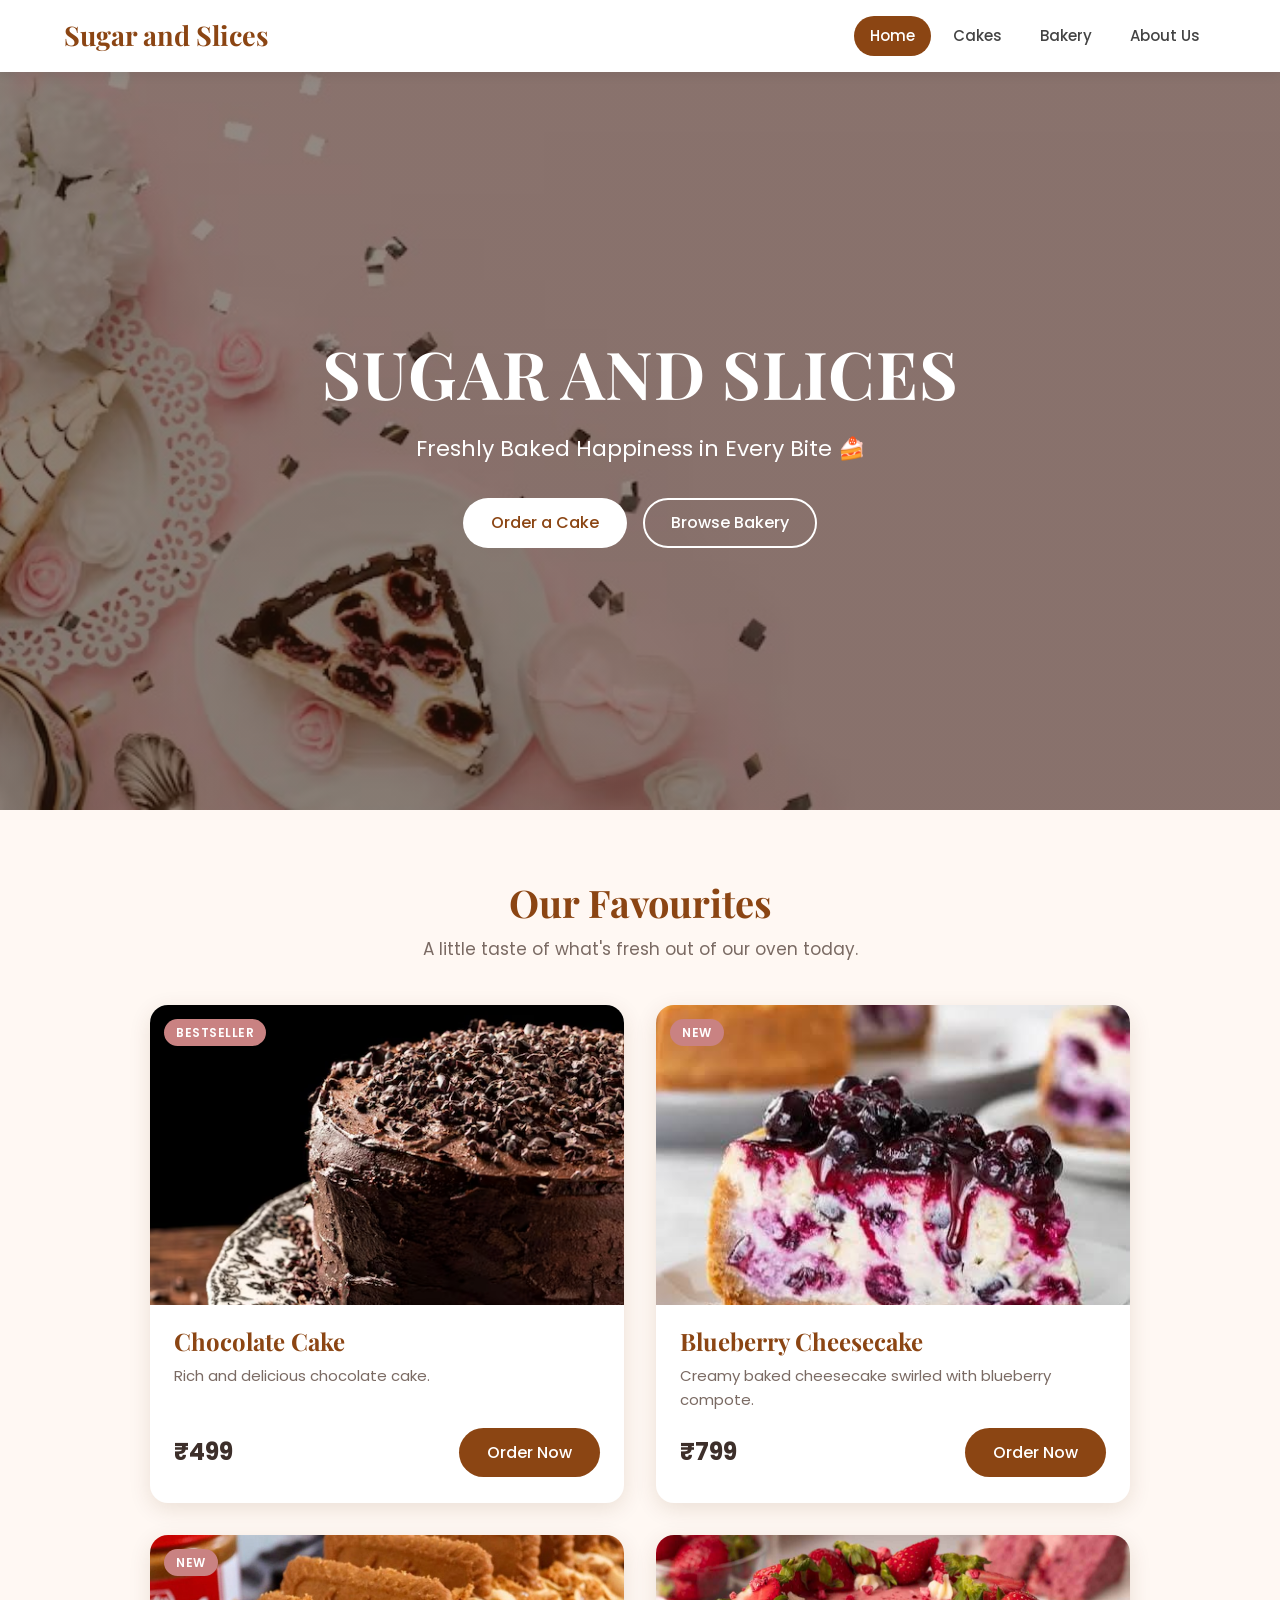
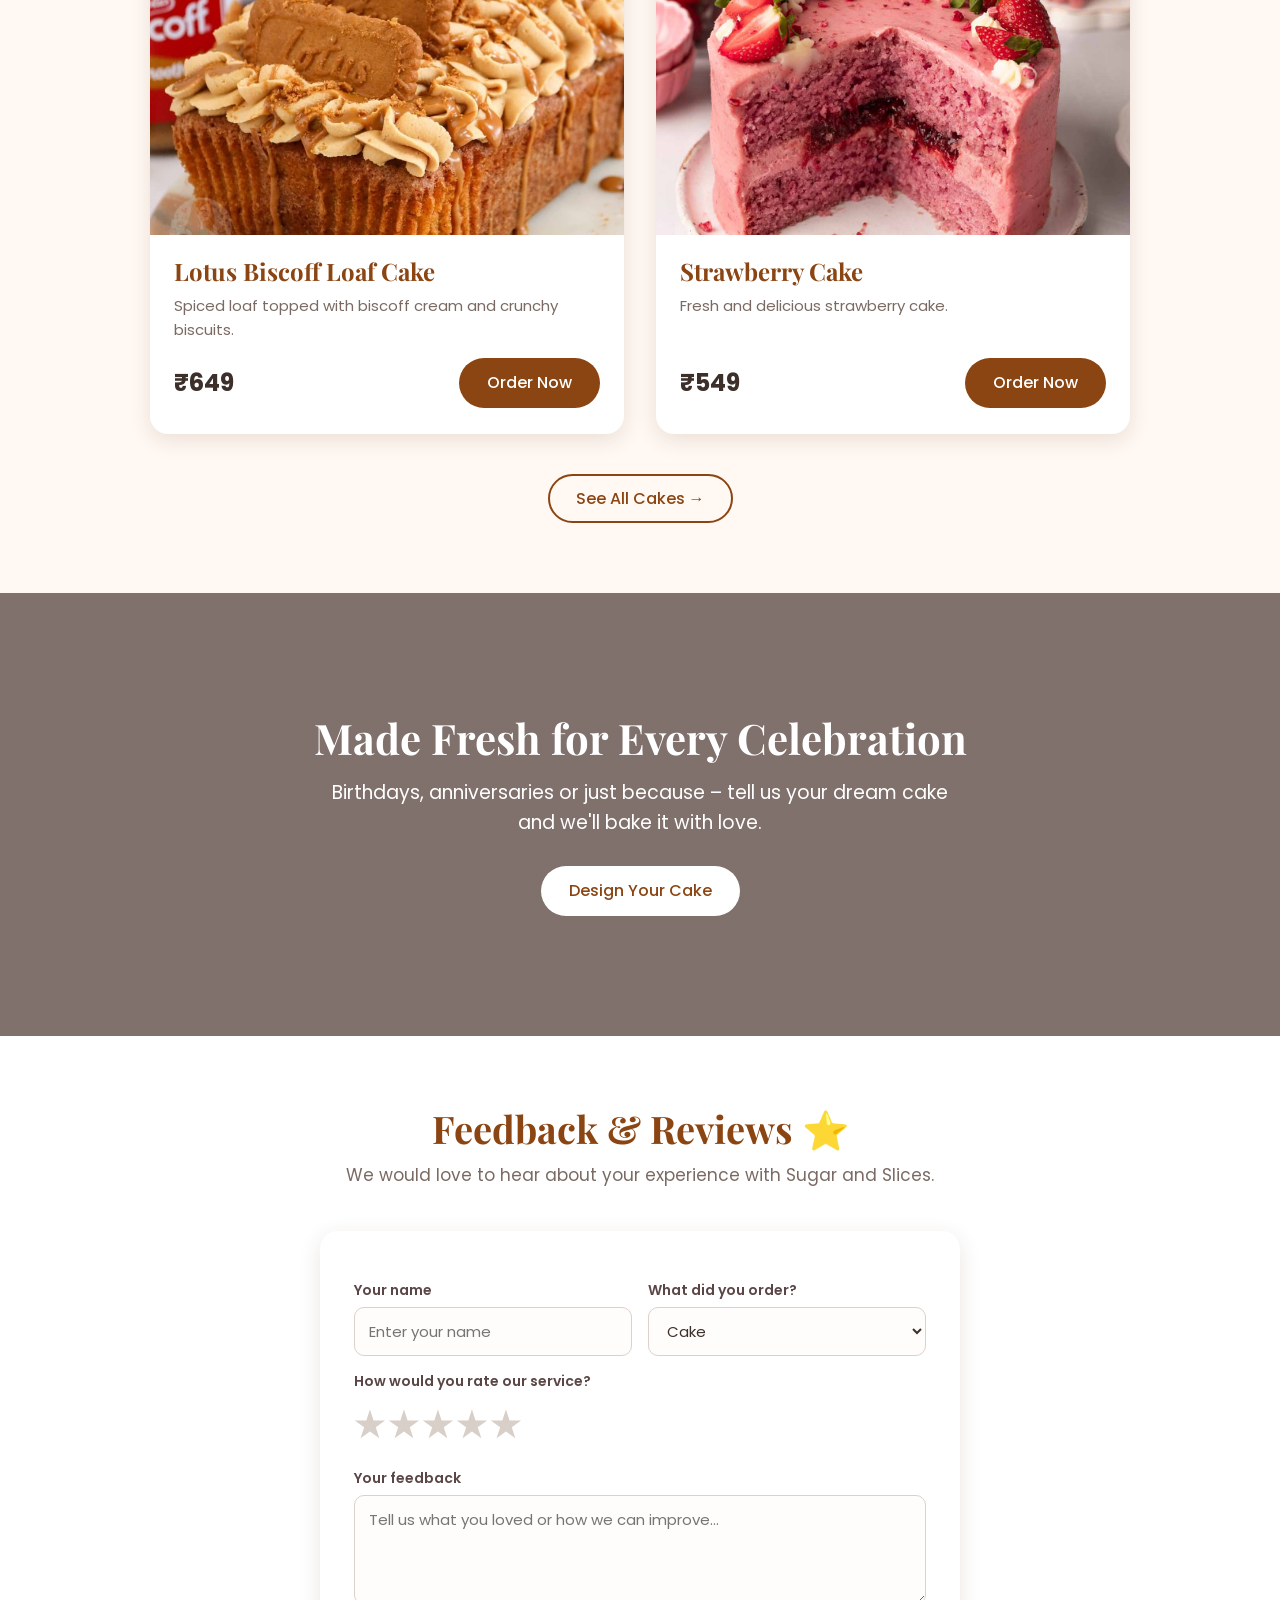
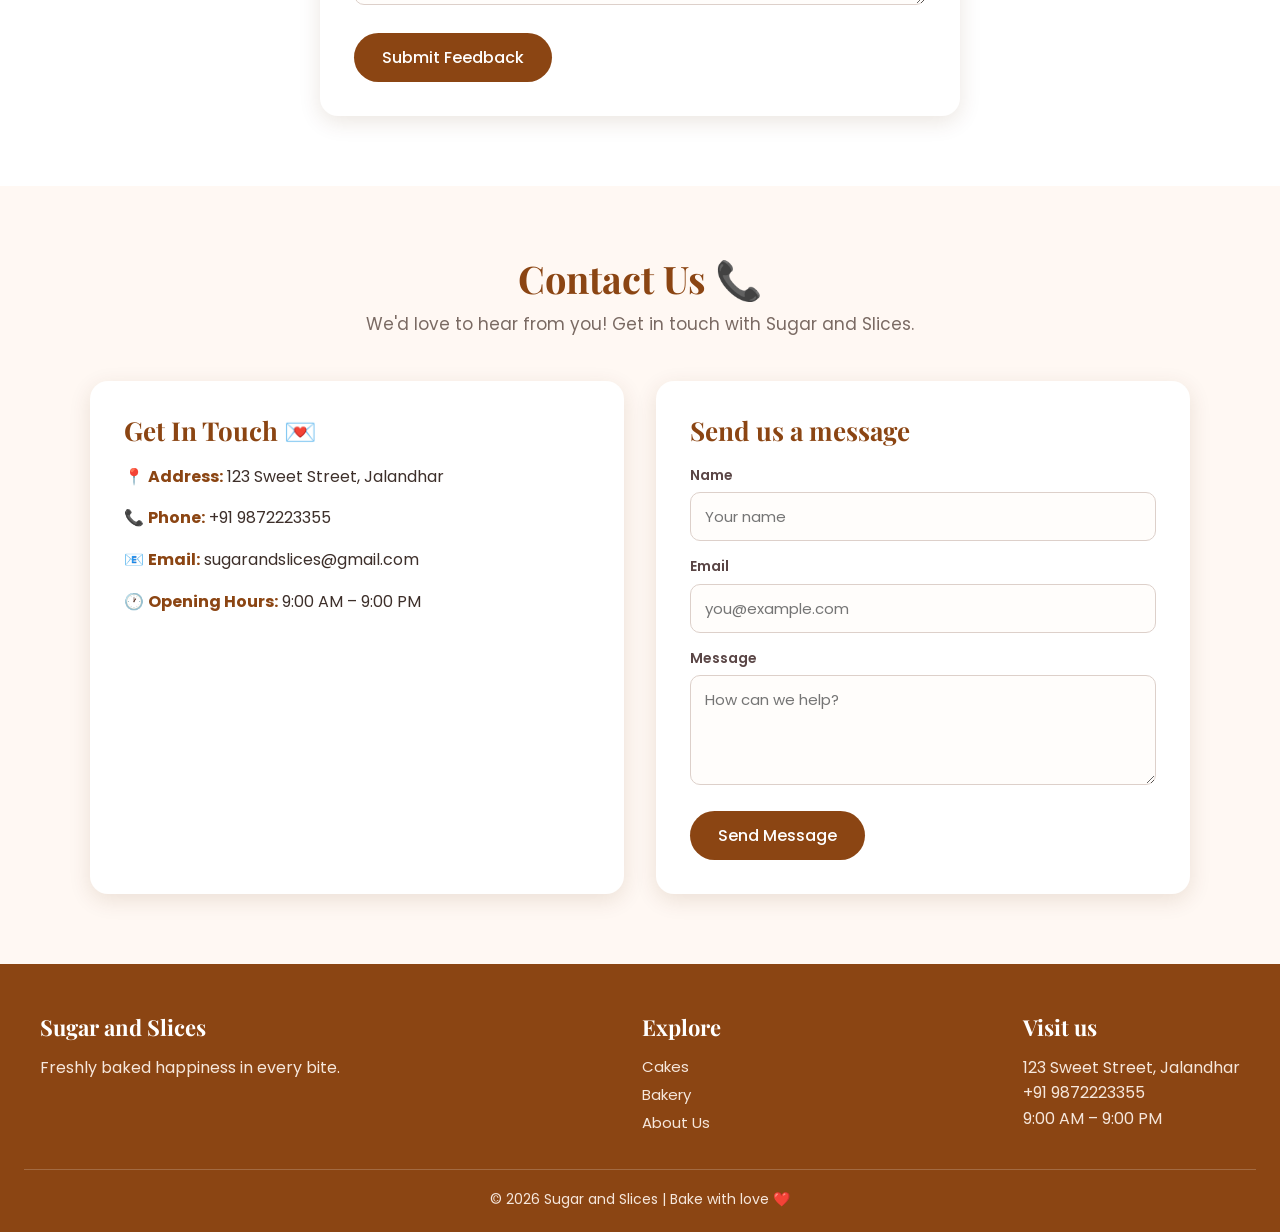
<file: sugar-and-slices/index.html>
<!DOCTYPE html>
<html lang="en">
<head>
  <meta charset="UTF-8">
  <meta name="viewport" content="width=device-width, initial-scale=1">
  <title>Sugar and Slices – Cakes &amp; Bakery</title>
  <link rel="preconnect" href="https://fonts.googleapis.com">
  <link href="https://fonts.googleapis.com/css2?family=Playfair+Display:wght@600;700&family=Poppins:wght@400;500;600&display=swap" rel="stylesheet">
  <link rel="stylesheet" href="css/style.css">
</head>
<body data-page="home">

  <div id="site-nav"></div>

  <!-- Hero -->
  <header class="hero" id="home">
    <div class="hero-content">
      <h1>SUGAR AND SLICES</h1>
      <p>Freshly Baked Happiness in Every Bite 🍰</p>
      <a class="btn light" href="cake.html">Order a Cake</a>
      <a class="btn outline" style="color:#fff;border-color:#fff" href="bakery.html">Browse Bakery</a>
    </div>
  </header>

  <!-- Favourites -->
  <section class="section">
    <div class="section-head">
      <h2>Our Favourites</h2>
      <p>A little taste of what's fresh out of our oven today.</p>
    </div>
    <div class="grid two-col">
      <div class="card">
        <div class="thumb"><span class="tag">BESTSELLER</span><img src="images/chocolate.jpg" alt="Chocolate Cake"></div>
        <div class="body"><h3>Chocolate Cake</h3><p>Rich and delicious chocolate cake.</p>
          <div class="row"><div class="price">₹499</div><a class="btn" href="cart.html?id=chocolate-cake">Order Now</a></div></div>
      </div>
      <div class="card">
        <div class="thumb"><span class="tag">NEW</span><img src="images/blueberry-cheesecake.jpg" alt="Blueberry Cheesecake"></div>
        <div class="body"><h3>Blueberry Cheesecake</h3><p>Creamy baked cheesecake swirled with blueberry compote.</p>
          <div class="row"><div class="price">₹799</div><a class="btn" href="cart.html?id=blueberry-cheesecake">Order Now</a></div></div>
      </div>
      <div class="card">
        <div class="thumb"><span class="tag">NEW</span><img src="images/lotus-biscoff-cake.jpg" alt="Lotus Biscoff Loaf Cake"></div>
        <div class="body"><h3>Lotus Biscoff Loaf Cake</h3><p>Spiced loaf topped with biscoff cream and crunchy biscuits.</p>
          <div class="row"><div class="price">₹649</div><a class="btn" href="cart.html?id=lotus-biscoff-cake">Order Now</a></div></div>
      </div>
      <div class="card">
        <div class="thumb"><img src="images/strawberry.jpg" alt="Strawberry Cake"></div>
        <div class="body"><h3>Strawberry Cake</h3><p>Fresh and delicious strawberry cake.</p>
          <div class="row"><div class="price">₹549</div><a class="btn" href="cart.html?id=strawberry-cake">Order Now</a></div></div>
      </div>
    </div>
    <p style="text-align:center;margin-top:40px"><a class="btn outline" href="cake.html">See All Cakes →</a></p>
  </section>

  <!-- Decoration banner -->
  <section class="decor">
    <h2>Made Fresh for Every Celebration</h2>
    <p>Birthdays, anniversaries or just because – tell us your dream cake and we'll bake it with love.</p>
    <a class="btn light" href="cake.html">Design Your Cake</a>
  </section>

  <!-- Feedback -->
  <section class="section alt" id="feedback">
    <div class="section-head">
      <h2>Feedback &amp; Reviews ⭐</h2>
      <p>We would love to hear about your experience with Sugar and Slices.</p>
    </div>
    <div class="panel" style="max-width:640px;margin:0 auto">
      <form id="feedbackForm">
        <div class="two">
          <div><label for="fbName">Your name</label><input id="fbName" required placeholder="Enter your name"></div>
          <div><label for="fbItem">What did you order?</label>
            <select id="fbItem"><option>Cake</option><option>Bakery item</option><option>Custom cake</option></select></div>
        </div>
        <label>How would you rate our service?</label>
        <div class="stars">
          <input type="radio" name="rate" id="s5" value="5" required><label for="s5" title="Excellent">★</label>
          <input type="radio" name="rate" id="s4" value="4"><label for="s4" title="Very good">★</label>
          <input type="radio" name="rate" id="s3" value="3"><label for="s3" title="Good">★</label>
          <input type="radio" name="rate" id="s2" value="2"><label for="s2" title="Average">★</label>
          <input type="radio" name="rate" id="s1" value="1"><label for="s1" title="Poor">★</label>
        </div>
        <label for="fbMsg">Your feedback</label>
        <textarea id="fbMsg" placeholder="Tell us what you loved or how we can improve..." required></textarea>
        <button class="btn" style="margin-top:20px" type="submit">Submit Feedback</button>
        <div class="form-msg"></div>
      </form>
    </div>
  </section>

  <!-- Contact -->
  <section class="section" id="contact">
    <div class="section-head">
      <h2>Contact Us 📞</h2>
      <p>We'd love to hear from you! Get in touch with Sugar and Slices.</p>
    </div>
    <div class="split">
      <div class="panel info-list">
        <h2>Get In Touch 💌</h2>
        <p>📍 <b>Address:</b> 123 Sweet Street, Jalandhar</p>
        <p>📞 <b>Phone:</b> +91 9872223355</p>
        <p>📧 <b>Email:</b> sugarandslices@gmail.com</p>
        <p>🕐 <b>Opening Hours:</b> 9:00 AM – 9:00 PM</p>
      </div>
      <div class="panel">
        <h2>Send us a message</h2>
        <form id="contactForm">
          <label for="cName">Name</label><input id="cName" required placeholder="Your name">
          <label for="cEmail">Email</label><input id="cEmail" type="email" required placeholder="you@example.com">
          <label for="cMsg">Message</label><textarea id="cMsg" required placeholder="How can we help?"></textarea>
          <button class="btn" style="margin-top:18px" type="submit">Send Message</button>
          <div class="form-msg"></div>
        </form>
      </div>
    </div>
  </section>

  <div id="site-footer"></div>
  <script src="js/site.js"></script>
</body>
</html>
</file>
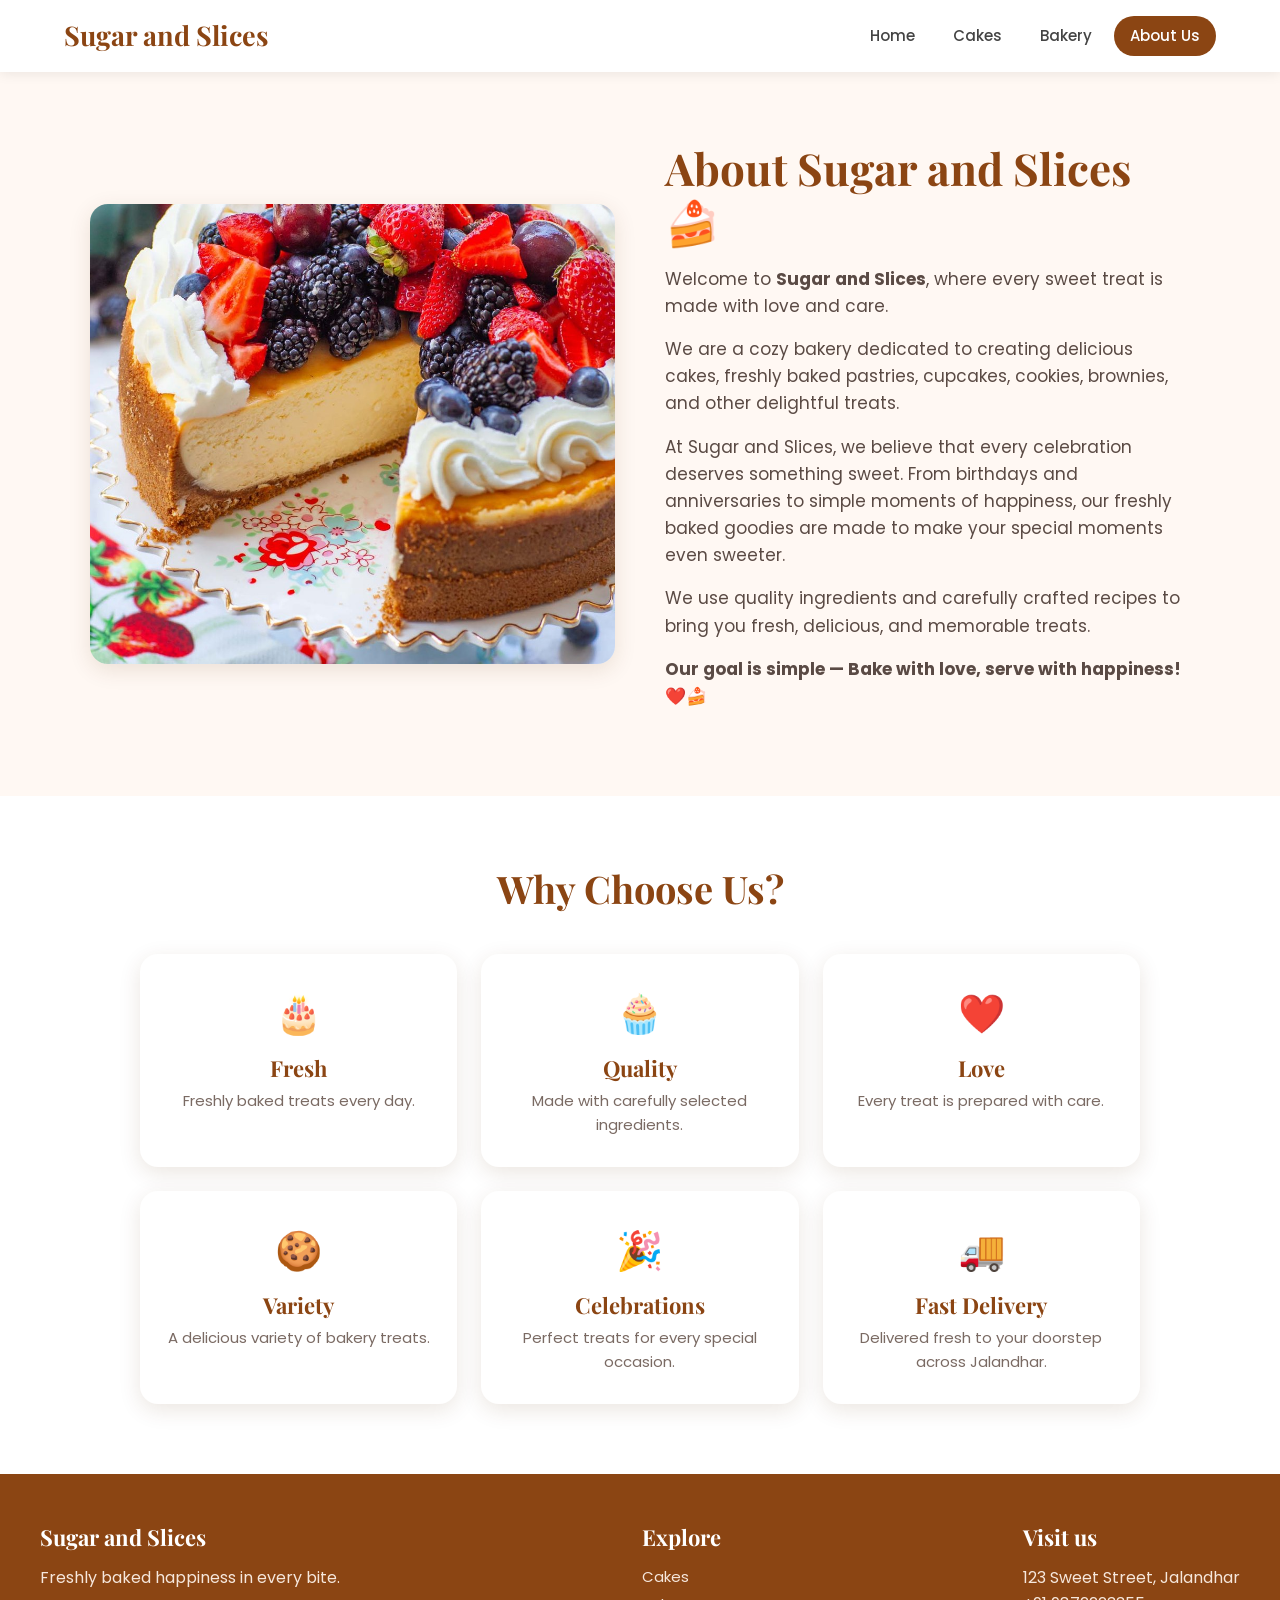
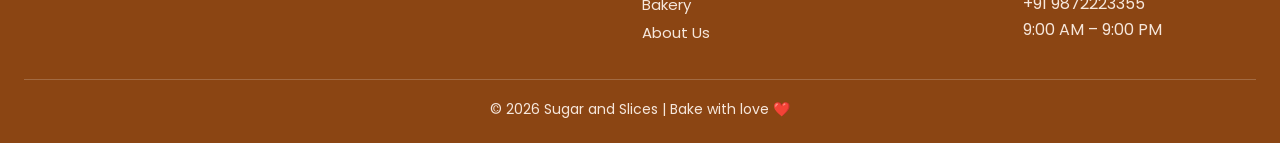
<file: sugar-and-slices/about.html>
<!DOCTYPE html>
<html lang="en">
<head>
  <meta charset="UTF-8">
  <meta name="viewport" content="width=device-width, initial-scale=1">
  <title>About Us – Sugar and Slices</title>
  <link rel="preconnect" href="https://fonts.googleapis.com">
  <link href="https://fonts.googleapis.com/css2?family=Playfair+Display:wght@600;700&family=Poppins:wght@400;500;600&display=swap" rel="stylesheet">
  <link rel="stylesheet" href="css/style.css">
</head>
<body data-page="about">

  <div id="site-nav"></div>

  <section class="section">
    <div class="about-wrap">
      <img src="images/berry-cheesecake-decor.jpg" alt="Berry topped cheesecake">
      <div class="about-text">
        <h1>About Sugar and Slices 🍰</h1>
        <p>Welcome to <b>Sugar and Slices</b>, where every sweet treat is made with love and care.</p>
        <p>We are a cozy bakery dedicated to creating delicious cakes, freshly baked pastries, cupcakes, cookies, brownies, and other delightful treats.</p>
        <p>At Sugar and Slices, we believe that every celebration deserves something sweet. From birthdays and anniversaries to simple moments of happiness, our freshly baked goodies are made to make your special moments even sweeter.</p>
        <p>We use quality ingredients and carefully crafted recipes to bring you fresh, delicious, and memorable treats.</p>
        <p><b>Our goal is simple — Bake with love, serve with happiness! ❤️🍰</b></p>
      </div>
    </div>
  </section>

  <section class="section alt">
    <div class="section-head"><h2>Why Choose Us?</h2></div>
    <div class="features">
      <div class="feature"><div class="ico">🎂</div><h3>Fresh</h3><p>Freshly baked treats every day.</p></div>
      <div class="feature"><div class="ico">🧁</div><h3>Quality</h3><p>Made with carefully selected ingredients.</p></div>
      <div class="feature"><div class="ico">❤️</div><h3>Love</h3><p>Every treat is prepared with care.</p></div>
      <div class="feature"><div class="ico">🍪</div><h3>Variety</h3><p>A delicious variety of bakery treats.</p></div>
      <div class="feature"><div class="ico">🎉</div><h3>Celebrations</h3><p>Perfect treats for every special occasion.</p></div>
      <div class="feature"><div class="ico">🚚</div><h3>Fast Delivery</h3><p>Delivered fresh to your doorstep across Jalandhar.</p></div>
    </div>
  </section>

  <div id="site-footer"></div>
  <script src="js/site.js"></script>
</body>
</html>
</file>
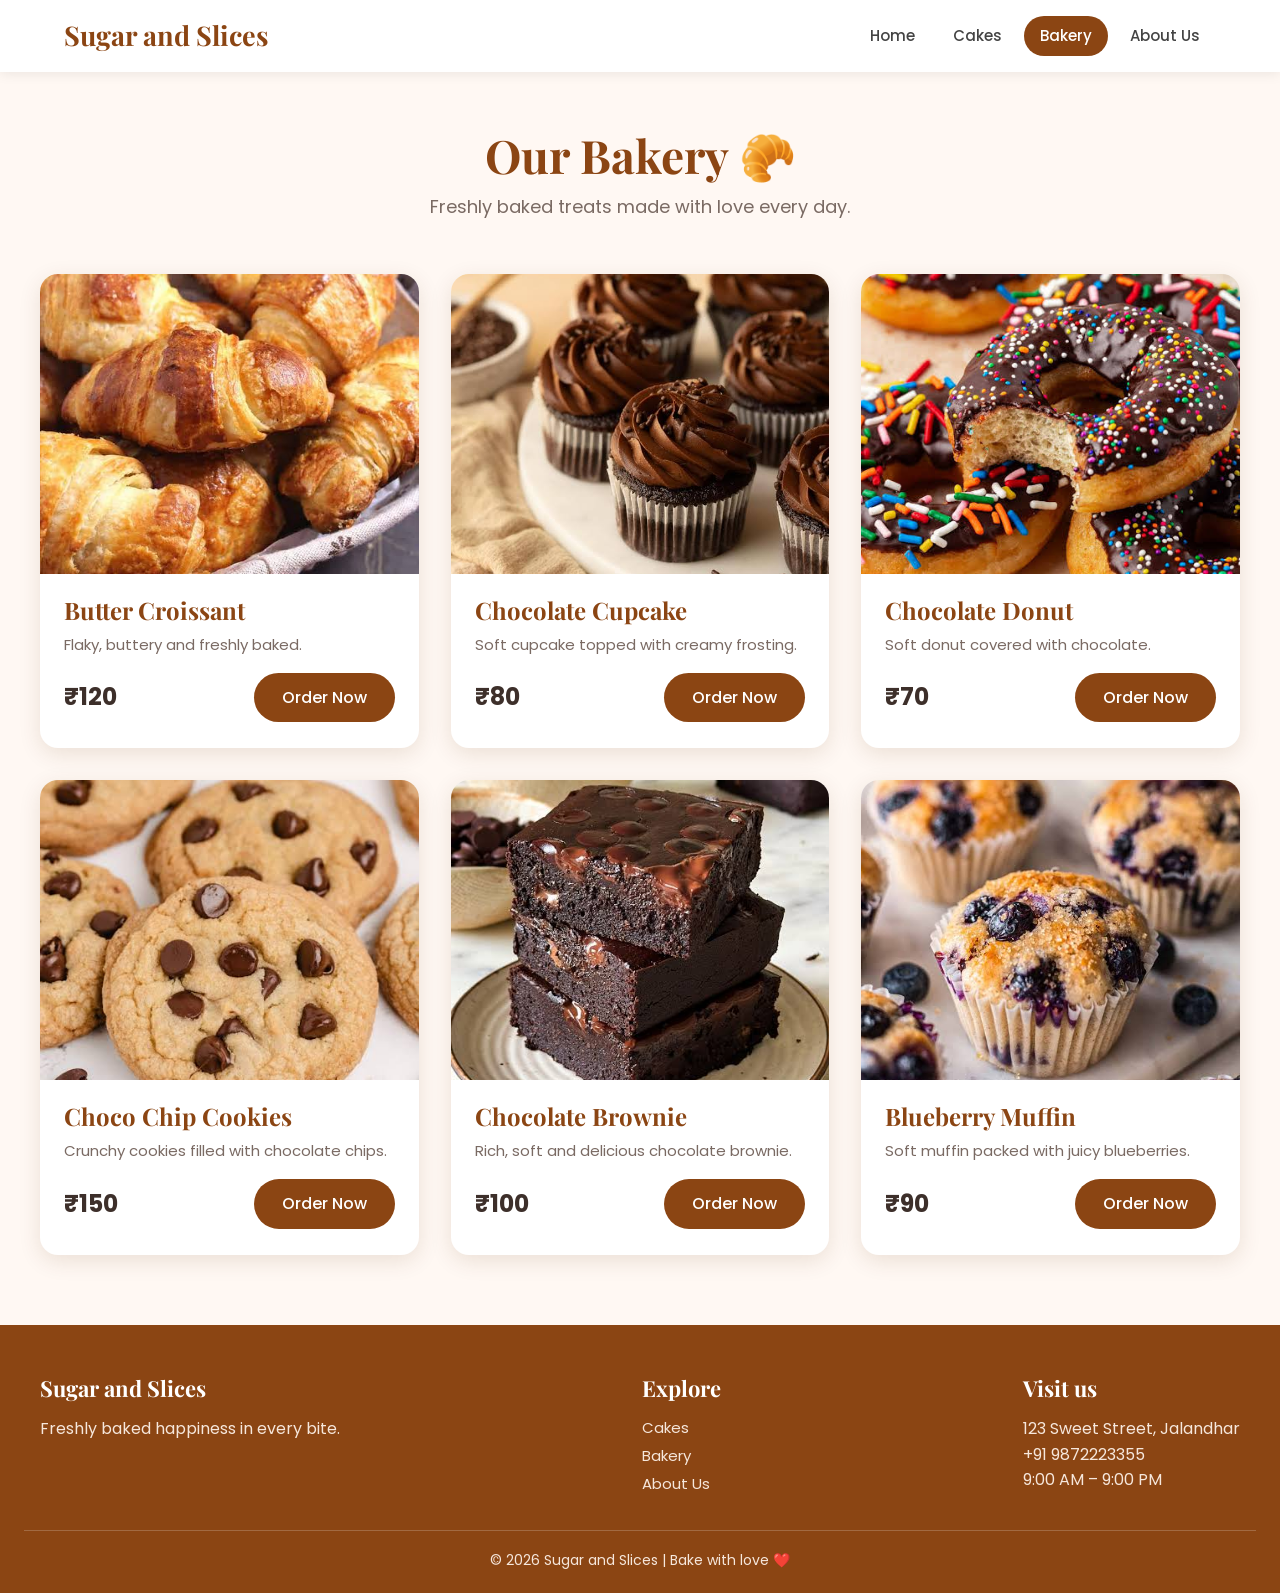
<file: sugar-and-slices/bakery.html>
<!DOCTYPE html>
<html lang="en">
<head>
  <meta charset="UTF-8">
  <meta name="viewport" content="width=device-width, initial-scale=1">
  <title>Bakery – Sugar and Slices</title>
  <link rel="preconnect" href="https://fonts.googleapis.com">
  <link href="https://fonts.googleapis.com/css2?family=Playfair+Display:wght@600;700&family=Poppins:wght@400;500;600&display=swap" rel="stylesheet">
  <link rel="stylesheet" href="css/style.css">
</head>
<body data-page="bakery">

  <div id="site-nav"></div>

  <div class="page-head">
    <h1>Our Bakery 🥐</h1>
    <p>Freshly baked treats made with love every day.</p>
  </div>

  <section class="section" style="padding-top:34px">
    <div class="grid">
      <div class="card">
        <div class="thumb"><img src="images/butter.jpg" alt="Butter Croissant"></div>
        <div class="body">
          <h3>Butter Croissant</h3>
          <p>Flaky, buttery and freshly baked.</p>
          <div class="row"><div class="price">₹120</div><a class="btn" href="cart.html?id=butter-croissant">Order Now</a></div>
        </div>
      </div>
      <div class="card">
        <div class="thumb"><img src="images/cupcake.jpg" alt="Chocolate Cupcake"></div>
        <div class="body">
          <h3>Chocolate Cupcake</h3>
          <p>Soft cupcake topped with creamy frosting.</p>
          <div class="row"><div class="price">₹80</div><a class="btn" href="cart.html?id=chocolate-cupcake">Order Now</a></div>
        </div>
      </div>
      <div class="card">
        <div class="thumb"><img src="images/donut.jpg" alt="Chocolate Donut"></div>
        <div class="body">
          <h3>Chocolate Donut</h3>
          <p>Soft donut covered with chocolate.</p>
          <div class="row"><div class="price">₹70</div><a class="btn" href="cart.html?id=chocolate-donut">Order Now</a></div>
        </div>
      </div>
      <div class="card">
        <div class="thumb"><img src="images/cokies.jpg" alt="Choco Chip Cookies"></div>
        <div class="body">
          <h3>Choco Chip Cookies</h3>
          <p>Crunchy cookies filled with chocolate chips.</p>
          <div class="row"><div class="price">₹150</div><a class="btn" href="cart.html?id=choco-chip-cookies">Order Now</a></div>
        </div>
      </div>
      <div class="card">
        <div class="thumb"><img src="images/brownie.jpg" alt="Chocolate Brownie"></div>
        <div class="body">
          <h3>Chocolate Brownie</h3>
          <p>Rich, soft and delicious chocolate brownie.</p>
          <div class="row"><div class="price">₹100</div><a class="btn" href="cart.html?id=chocolate-brownie">Order Now</a></div>
        </div>
      </div>
      <div class="card">
        <div class="thumb"><img src="images/blueberry.jpg" alt="Blueberry Muffin"></div>
        <div class="body">
          <h3>Blueberry Muffin</h3>
          <p>Soft muffin packed with juicy blueberries.</p>
          <div class="row"><div class="price">₹90</div><a class="btn" href="cart.html?id=blueberry-muffin">Order Now</a></div>
        </div>
      </div>
    </div>
  </section>

  <div id="site-footer"></div>
  <script src="js/site.js"></script>
</body>
</html>
</file>
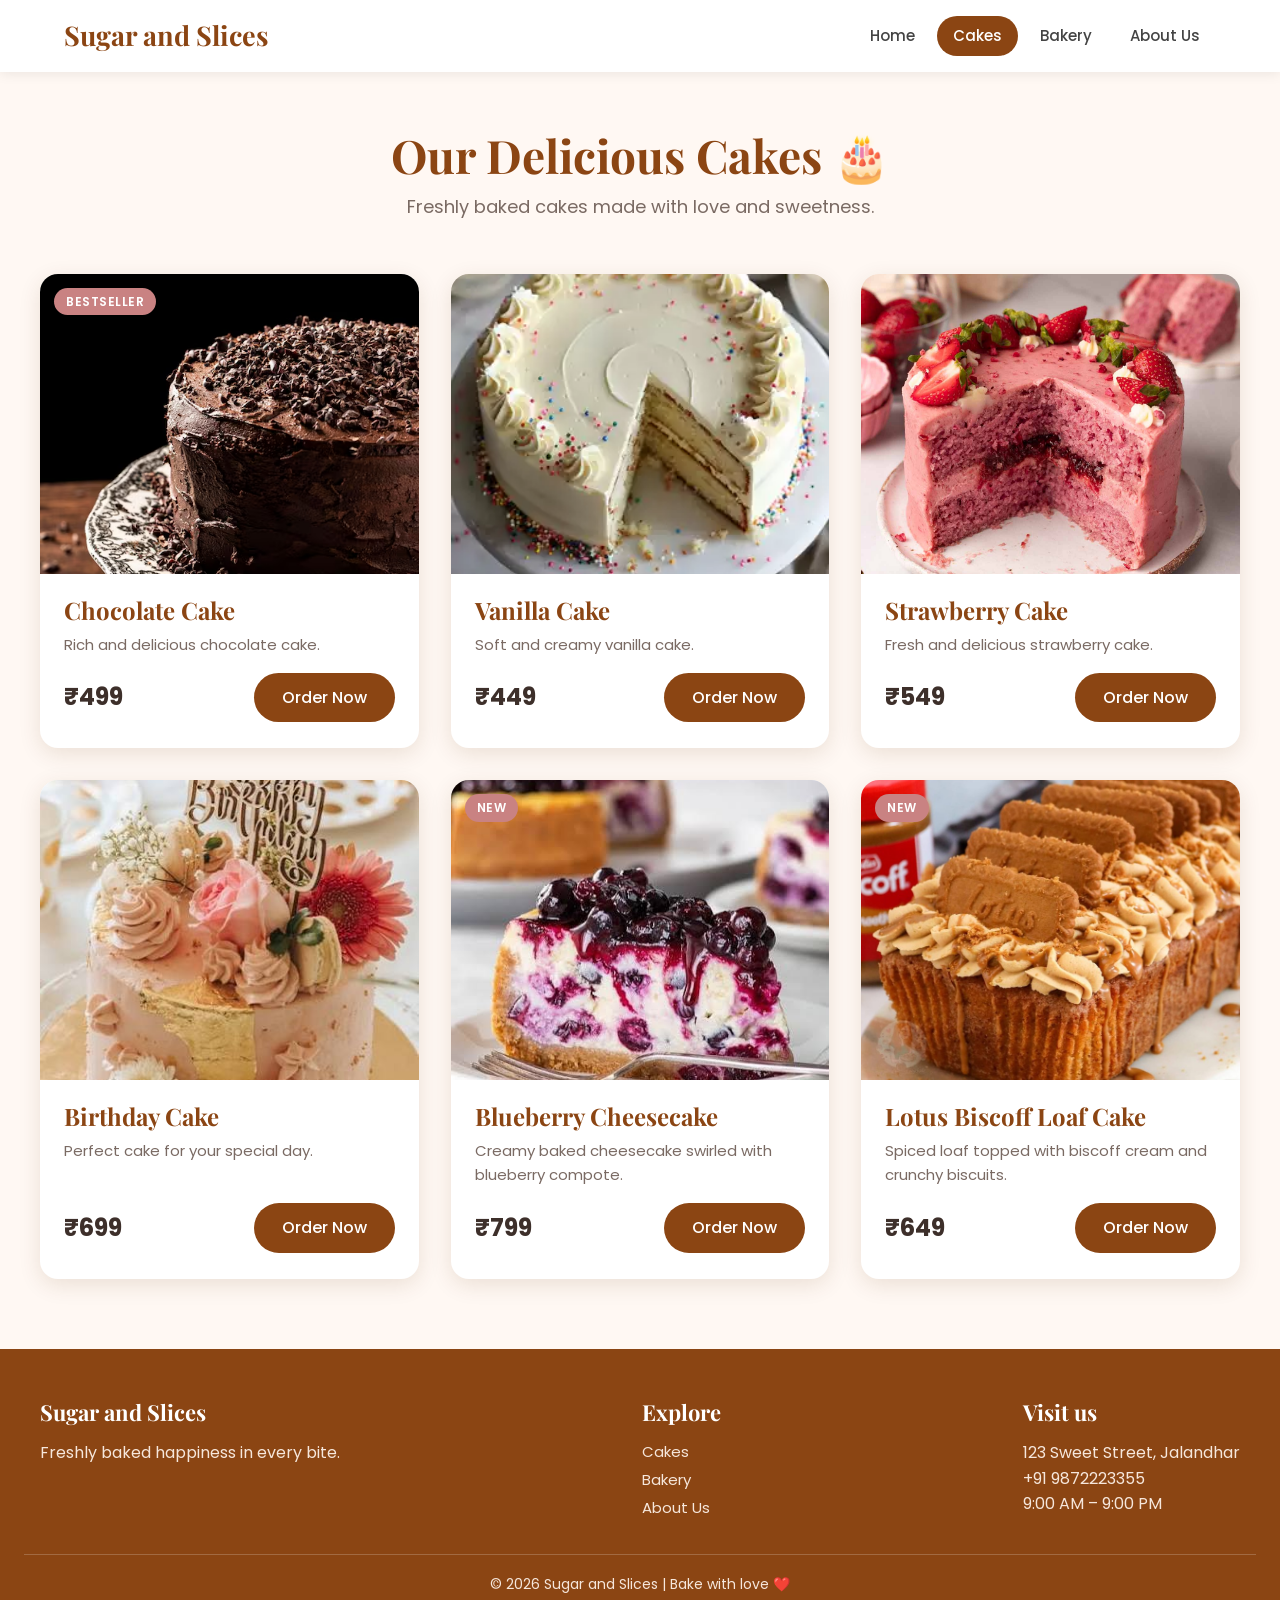
<file: sugar-and-slices/cake.html>
<!DOCTYPE html>
<html lang="en">
<head>
  <meta charset="UTF-8">
  <meta name="viewport" content="width=device-width, initial-scale=1">
  <title>Cakes – Sugar and Slices</title>
  <link rel="preconnect" href="https://fonts.googleapis.com">
  <link href="https://fonts.googleapis.com/css2?family=Playfair+Display:wght@600;700&family=Poppins:wght@400;500;600&display=swap" rel="stylesheet">
  <link rel="stylesheet" href="css/style.css">
</head>
<body data-page="cakes">

  <div id="site-nav"></div>

  <div class="page-head">
    <h1>Our Delicious Cakes 🎂</h1>
    <p>Freshly baked cakes made with love and sweetness.</p>
  </div>

  <section class="section" style="padding-top:34px">
    <div class="grid">
      <div class="card">
        <div class="thumb"><span class="tag">BESTSELLER</span><img src="images/chocolate.jpg" alt="Chocolate Cake"></div>
        <div class="body">
          <h3>Chocolate Cake</h3>
          <p>Rich and delicious chocolate cake.</p>
          <div class="row"><div class="price">₹499</div><a class="btn" href="cart.html?id=chocolate-cake">Order Now</a></div>
        </div>
      </div>
      <div class="card">
        <div class="thumb"><img src="images/vanilla.jpg" alt="Vanilla Cake"></div>
        <div class="body">
          <h3>Vanilla Cake</h3>
          <p>Soft and creamy vanilla cake.</p>
          <div class="row"><div class="price">₹449</div><a class="btn" href="cart.html?id=vanilla-cake">Order Now</a></div>
        </div>
      </div>
      <div class="card">
        <div class="thumb"><img src="images/strawberry.jpg" alt="Strawberry Cake"></div>
        <div class="body">
          <h3>Strawberry Cake</h3>
          <p>Fresh and delicious strawberry cake.</p>
          <div class="row"><div class="price">₹549</div><a class="btn" href="cart.html?id=strawberry-cake">Order Now</a></div>
        </div>
      </div>
      <div class="card">
        <div class="thumb"><img src="images/birthday.jpg" alt="Birthday Cake"></div>
        <div class="body">
          <h3>Birthday Cake</h3>
          <p>Perfect cake for your special day.</p>
          <div class="row"><div class="price">₹699</div><a class="btn" href="cart.html?id=birthday-cake">Order Now</a></div>
        </div>
      </div>
      <div class="card">
        <div class="thumb"><span class="tag">NEW</span><img src="images/blueberry-cheesecake.jpg" alt="Blueberry Cheesecake"></div>
        <div class="body">
          <h3>Blueberry Cheesecake</h3>
          <p>Creamy baked cheesecake swirled with blueberry compote.</p>
          <div class="row"><div class="price">₹799</div><a class="btn" href="cart.html?id=blueberry-cheesecake">Order Now</a></div>
        </div>
      </div>
      <div class="card">
        <div class="thumb"><span class="tag">NEW</span><img src="images/lotus-biscoff-cake.jpg" alt="Lotus Biscoff Loaf Cake"></div>
        <div class="body">
          <h3>Lotus Biscoff Loaf Cake</h3>
          <p>Spiced loaf topped with biscoff cream and crunchy biscuits.</p>
          <div class="row"><div class="price">₹649</div><a class="btn" href="cart.html?id=lotus-biscoff-cake">Order Now</a></div>
        </div>
      </div>
    </div>
  </section>

  <div id="site-footer"></div>
  <script src="js/site.js"></script>
</body>
</html>
</file>
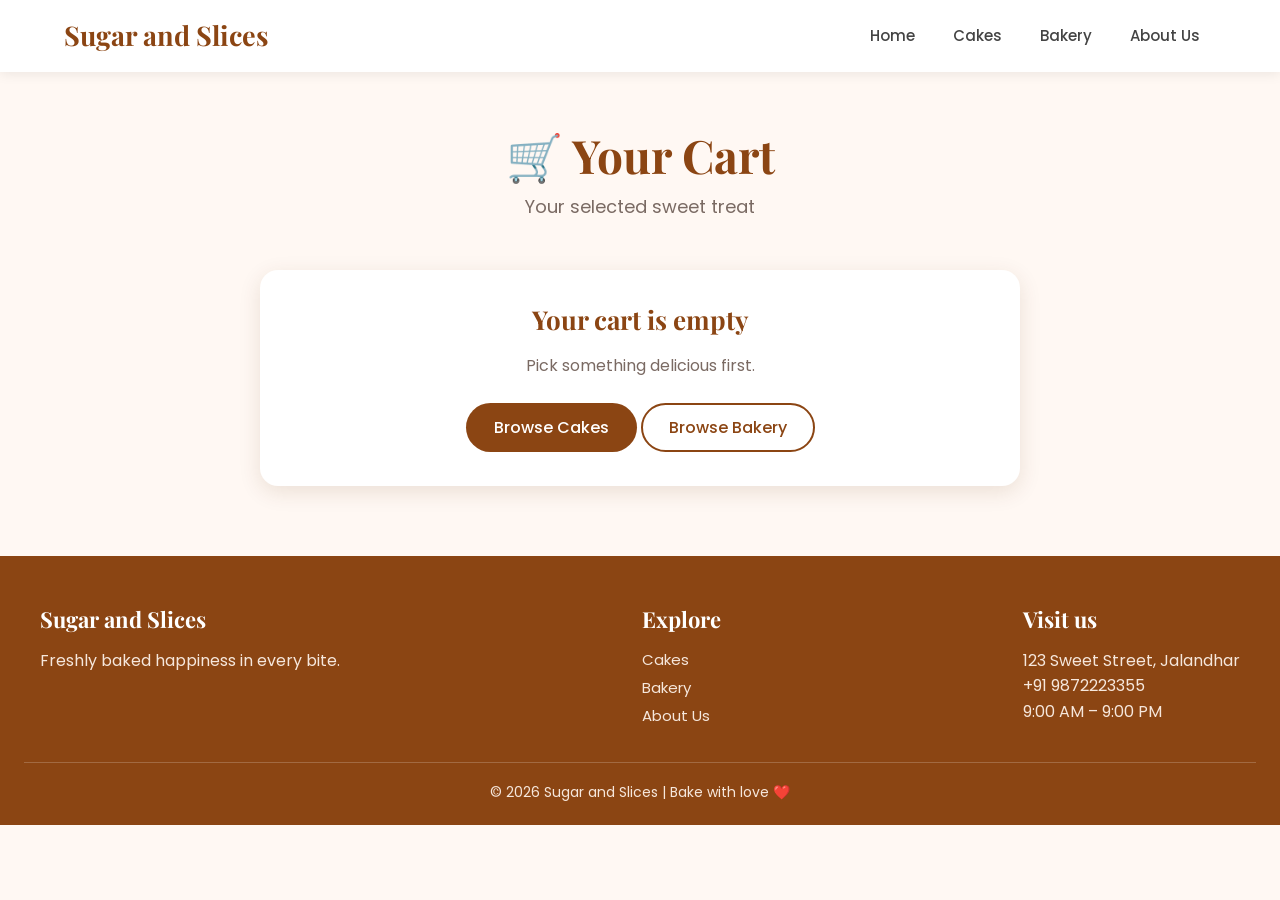
<file: sugar-and-slices/cart.html>
<!DOCTYPE html>
<html lang="en">
<head>
  <meta charset="UTF-8">
  <meta name="viewport" content="width=device-width, initial-scale=1">
  <title>Add to Cart – Sugar and Slices</title>
  <link rel="preconnect" href="https://fonts.googleapis.com">
  <link href="https://fonts.googleapis.com/css2?family=Playfair+Display:wght@600;700&family=Poppins:wght@400;500;600&display=swap" rel="stylesheet">
  <link rel="stylesheet" href="css/style.css">
</head>
<body data-page="cart">

  <div id="site-nav"></div>

  <div class="page-head">
    <h1>🛒 Your Cart</h1>
    <p>Your selected sweet treat</p>
  </div>
  <section class="section" style="padding-top:30px">
    <div class="panel" style="max-width:760px;margin:0 auto" id="cartBox"></div>
  </section>

  <div id="site-footer"></div>
  <script src="js/site.js"></script>
</body>
</html>
</file>
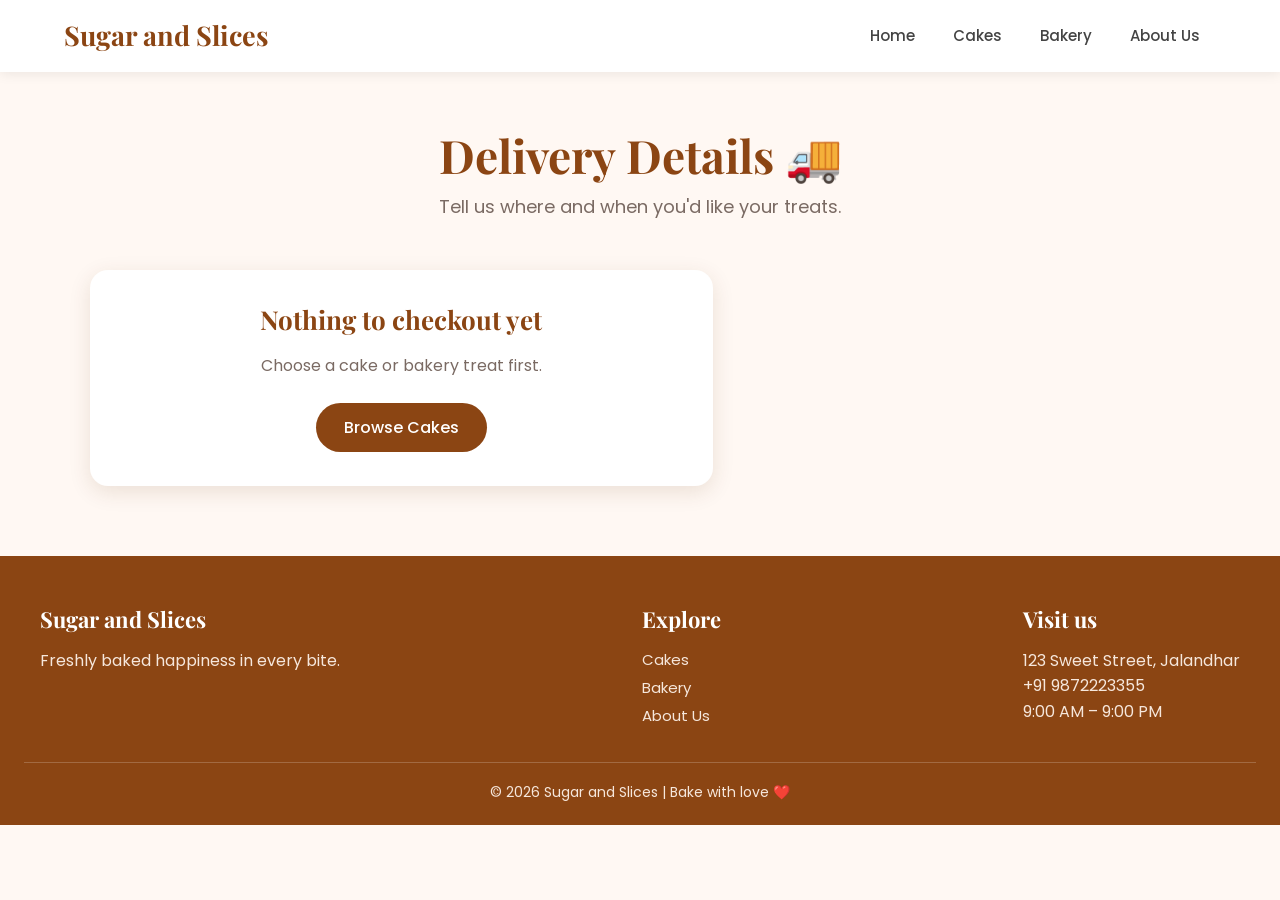
<file: sugar-and-slices/checkout.html>
<!DOCTYPE html>
<html lang="en">
<head>
  <meta charset="UTF-8">
  <meta name="viewport" content="width=device-width, initial-scale=1">
  <title>Delivery Details – Sugar and Slices</title>
  <link rel="preconnect" href="https://fonts.googleapis.com">
  <link href="https://fonts.googleapis.com/css2?family=Playfair+Display:wght@600;700&family=Poppins:wght@400;500;600&display=swap" rel="stylesheet">
  <link rel="stylesheet" href="css/style.css">
</head>
<body data-page="checkout">

  <div id="site-nav"></div>

  <div class="page-head">
    <h1>Delivery Details 🚚</h1>
    <p>Tell us where and when you'd like your treats.</p>
  </div>
  <section class="section" style="padding-top:30px">
    <div id="checkoutWrap" class="checkout-grid">
      <form class="panel" id="deliveryForm">
        <h3 class="ptitle">Your Details</h3>
        <div class="two">
          <div><label for="fullname">Full name</label><input id="fullname" name="fullname" required placeholder="Your name"></div>
          <div><label for="phone">Phone number</label><input id="phone" name="phone" required pattern="[0-9]{10}" maxlength="10" inputmode="numeric" placeholder="10-digit mobile number"></div>
        </div>
        <label for="email">Email (optional)</label><input id="email" name="email" type="email" placeholder="you@example.com">

        <h3 class="ptitle" style="margin-top:28px">Delivery Method</h3>
        <div class="choice">
          <label><input type="radio" name="dtype" value="delivery" checked>🏠 Home delivery</label>
          <label><input type="radio" name="dtype" value="pickup">🏪 Store pickup (free)</label>
        </div>

        <div id="addressFields">
          <label for="address">Delivery address</label><textarea id="address" name="address" style="height:90px" placeholder="House no., street, landmark"></textarea>
          <div class="two">
            <div><label for="city">City</label><input id="city" name="city" value="Jalandhar"></div>
            <div><label for="pincode">Pincode</label><input id="pincode" name="pincode" pattern="[0-9]{6}" maxlength="6" inputmode="numeric" placeholder="6 digits"></div>
          </div>
        </div>

        <div class="two">
          <div><label for="date">Date</label><input id="date" name="date" type="date" required></div>
          <div><label for="slot">Time slot</label>
            <select id="slot" name="slot"><option>9:00 AM – 12:00 PM</option><option>12:00 PM – 3:00 PM</option><option>3:00 PM – 6:00 PM</option><option>6:00 PM – 9:00 PM</option></select></div>
        </div>

        <h3 class="ptitle" style="margin-top:28px">Payment</h3>
        <div class="choice">
          <label><input type="radio" name="pay" value="Cash on Delivery" checked>💵 Cash on delivery</label>
          <label><input type="radio" name="pay" value="UPI on Delivery">📱 UPI on delivery</label>
        </div>

        <button class="btn block" style="margin-top:28px" type="submit">Place Order</button>
        <p class="note">Cakes need at least one day's notice, so the earliest date is tomorrow.</p>
      </form>

      <aside class="panel summary" id="summary"></aside>
    </div>
  </section>

  <div id="site-footer"></div>
  <script src="js/site.js"></script>
</body>
</html>
</file>
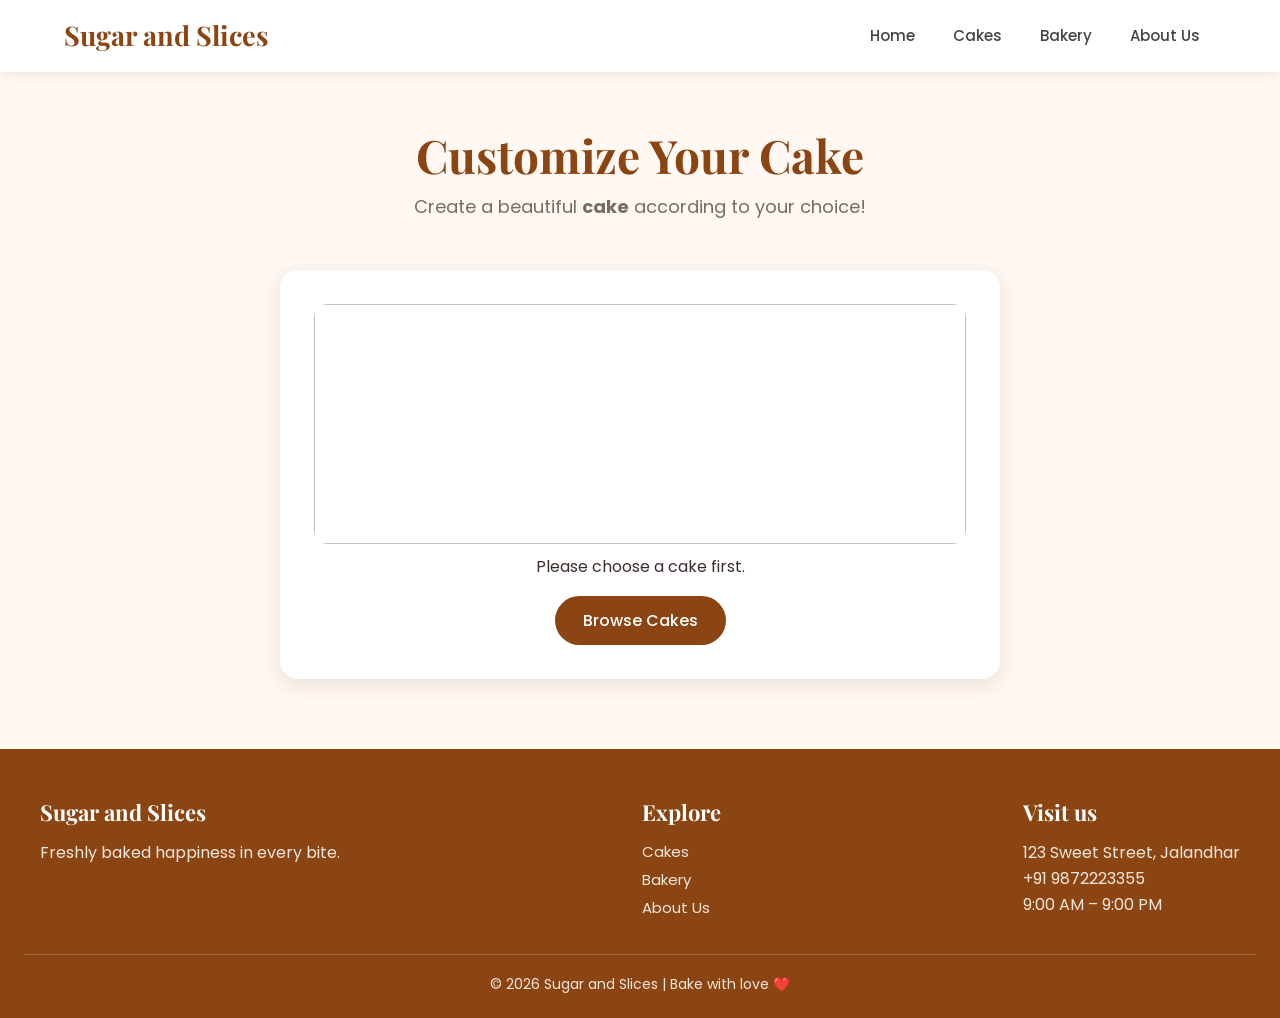
<file: sugar-and-slices/customize.html>
<!DOCTYPE html>
<html lang="en">
<head>
  <meta charset="UTF-8">
  <meta name="viewport" content="width=device-width, initial-scale=1">
  <title>Customize Your Cake – Sugar and Slices</title>
  <link rel="preconnect" href="https://fonts.googleapis.com">
  <link href="https://fonts.googleapis.com/css2?family=Playfair+Display:wght@600;700&family=Poppins:wght@400;500;600&display=swap" rel="stylesheet">
  <link rel="stylesheet" href="css/style.css">
</head>
<body data-page="customize">

  <div id="site-nav"></div>

  <div class="page-head">
    <h1>Customize Your Cake</h1>
    <p>Create a beautiful <b id="customFor">cake</b> according to your choice!</p>
  </div>
  <section class="section" style="padding-top:30px">
    <div class="panel" style="max-width:720px;margin:0 auto">
      <img id="customImg" alt="" style="width:100%;height:240px;object-fit:cover;border-radius:14px;margin-bottom:10px">
      <form id="customForm">
        <h3 class="ptitle" style="margin-top:14px">Choose Your Cake</h3>
        <div class="two">
          <div><label>Cake Size</label><select name="size"><option>Half Kg</option><option>1 Kg</option><option>2 Kg</option><option>3 Kg</option></select></div>
          <div><label>Cake Colour</label><select name="colour"><option>White</option><option>Pink</option><option>Blue</option><option>Purple</option><option>Yellow</option><option>Chocolate Brown</option></select></div>
        </div>
        <h3 class="ptitle" style="margin-top:26px">Cake Decorations</h3>
        <div class="two">
          <div><label>Would you like candles?</label><select name="candles"><option>Yes</option><option>No</option></select></div>
          <div><label>Extra Decoration (+₹50)</label><select name="extra"><option>No Extra Decoration</option><option>Chocolate Chips</option><option>Sprinkles</option><option>Fresh Fruits</option><option>Chocolate Shavings</option><option>Pearls</option></select></div>
          <div><label>Flower Type (+₹100)</label><select name="flower"><option>No Flowers</option><option>Roses</option><option>Daisies</option><option>Lilies</option><option>Sunflowers</option><option>Mixed Flowers</option></select></div>
          <div><label>Flower Colour</label><select name="fcolour"><option>Pink</option><option>Red</option><option>White</option><option>Yellow</option><option>Blue</option><option>Purple</option></select></div>
        </div>
        <label>Name to Write on Cake</label>
        <input type="text" name="name" maxlength="30" placeholder="Enter name for the cake">
        <label>Special Message</label>
        <textarea name="msg" placeholder="Write your special message here..."></textarea>
        <div class="line" style="display:flex;justify-content:space-between;margin-top:24px;font-size:20px;font-weight:700;color:var(--brown)"><span>Estimated price</span><span id="livePrice">₹0</span></div>
        <p class="note">Listed price is for Half Kg. Larger sizes and decorations change the price.</p>
        <button class="btn block" style="margin-top:18px" type="submit">Continue to Delivery Details →</button>
      </form>
    </div>
  </section>

  <div id="site-footer"></div>
  <script src="js/site.js"></script>
</body>
</html>
</file>
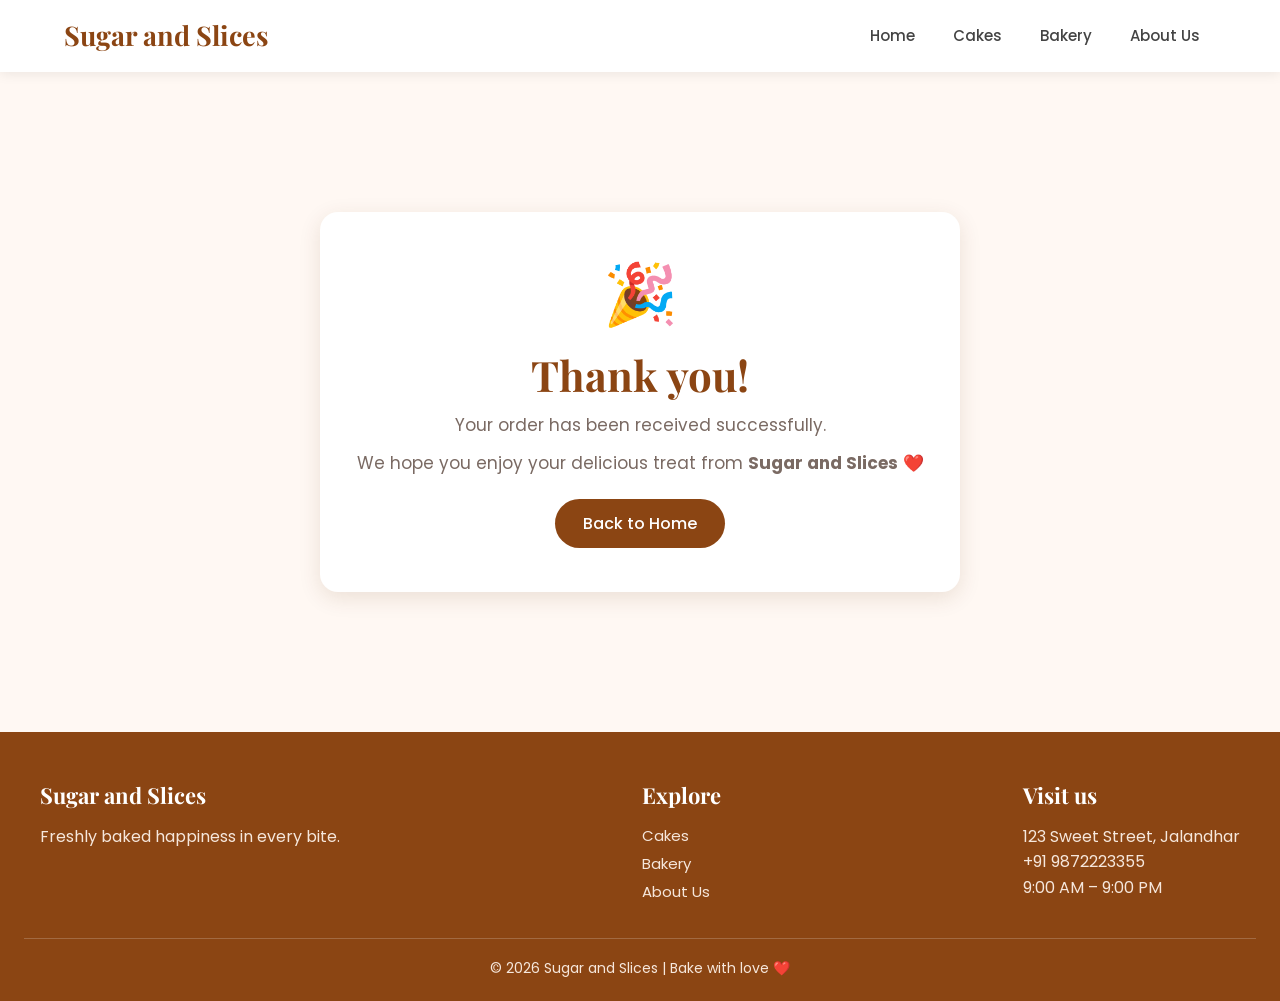
<file: sugar-and-slices/thankyou.html>
<!DOCTYPE html>
<html lang="en">
<head>
  <meta charset="UTF-8">
  <meta name="viewport" content="width=device-width, initial-scale=1">
  <title>Thank You – Sugar and Slices</title>
  <link rel="preconnect" href="https://fonts.googleapis.com">
  <link href="https://fonts.googleapis.com/css2?family=Playfair+Display:wght@600;700&family=Poppins:wght@400;500;600&display=swap" rel="stylesheet">
  <link rel="stylesheet" href="css/style.css">
</head>
<body data-page="thankyou">

  <div id="site-nav"></div>

  <section class="section">
    <div class="panel thanks">
      <div class="big">🎉</div>
      <h1>Thank you<span id="thanksName"></span>!</h1>
      <p>Your order has been received successfully.</p>
      <div class="receipt" id="receipt"></div>
      <p>We hope you enjoy your delicious treat from <b>Sugar and Slices</b> ❤️</p>
      <p style="margin-top:22px"><a class="btn" href="index.html">Back to Home</a></p>
    </div>
  </section>

  <div id="site-footer"></div>
  <script src="js/site.js"></script>
</body>
</html>
</file>
<file: sugar-and-slices/css/style.css>
/* ===== Sugar and Slices – shared styles ===== */
:root {
  --brown: #8b4513;
  --brown-dark: #5c2e0b;
  --cream: #fff8f3;
  --blush: #f8e3dc;
  --rose: #c98282;
  --text: #3d2f2a;
  --muted: #7a6a63;
  --white: #fff;
  --shadow: 0 6px 22px rgba(92, 46, 11, 0.12);
  --radius: 18px;
}

* { margin: 0; padding: 0; box-sizing: border-box; }
html { scroll-behavior: smooth; scroll-padding-top: 80px; }
body {
  font-family: "Poppins", "Segoe UI", Arial, sans-serif;
  background: var(--cream);
  color: var(--text);
  line-height: 1.6;
}
h1, h2, h3 { font-family: "Playfair Display", Georgia, serif; color: var(--brown); line-height: 1.2; }
img { max-width: 100%; display: block; }
a { color: inherit; }

/* ---------- Navbar ---------- */
nav.navbar {
  position: sticky; top: 0; z-index: 50;
  background: rgba(255, 255, 255, 0.96);
  backdrop-filter: blur(6px);
  box-shadow: 0 2px 12px rgba(0, 0, 0, 0.08);
}
.nav-inner {
  max-width: 1200px; margin: 0 auto; height: 72px; padding: 0 24px;
  display: flex; align-items: center; justify-content: space-between;
}
.logo { font-family: "Playfair Display", Georgia, serif; font-size: 27px; font-weight: 700; color: var(--brown); text-decoration: none; }
.nav-links { list-style: none; display: flex; gap: 6px; }
.nav-links a {
  display: block; padding: 8px 16px; border-radius: 22px;
  text-decoration: none; color: #444; font-size: 15px; font-weight: 500;
  transition: background .2s, color .2s;
}
.nav-links a:hover { background: var(--blush); color: var(--brown); }
.nav-links a.active { background: var(--brown); color: #fff; }
.menu-btn { display: none; background: none; border: 0; font-size: 28px; color: var(--brown); cursor: pointer; }

/* ---------- Layout helpers ---------- */
.section { padding: 70px 24px; }
.container { max-width: 1200px; margin: 0 auto; }
.section-head { text-align: center; margin-bottom: 42px; }
.section-head h2 { font-size: 38px; margin-bottom: 10px; }
.section-head p { color: var(--muted); font-size: 17px; max-width: 620px; margin: 0 auto; }
.alt { background: #fff; }

.page-head { text-align: center; padding: 56px 24px 18px; }
.page-head h1 { font-size: 46px; margin-bottom: 10px; }
.page-head p { color: var(--muted); font-size: 18px; }

/* ---------- Buttons ---------- */
.btn {
  display: inline-block; border: 0; cursor: pointer;
  background: var(--brown); color: #fff; text-decoration: none;
  padding: 12px 28px; border-radius: 26px; font-size: 16px; font-weight: 500;
  font-family: inherit; transition: background .2s, transform .2s;
}
.btn:hover { background: var(--brown-dark); transform: translateY(-2px); }
.btn.light { background: #fff; color: var(--brown); }
.btn.light:hover { background: var(--blush); }
.btn.outline { background: transparent; color: var(--brown); border: 2px solid var(--brown); padding: 10px 26px; }
.btn.outline:hover { background: var(--brown); color: #fff; }
.btn.block { display: block; width: 100%; text-align: center; }

/* ---------- Hero ---------- */
.hero {
  min-height: 82vh; display: flex; align-items: center; justify-content: center; text-align: center; color: #fff;
  background: linear-gradient(rgba(40, 20, 8, .5), rgba(40, 20, 8, .5)), url("../images/cake.jpg") center/cover no-repeat;
  padding: 60px 24px;
}
.hero-content { max-width: 720px; }
.hero h1 { color: #fff; font-size: 66px; margin-bottom: 18px; letter-spacing: 1px; }
.hero p { font-size: 22px; margin-bottom: 32px; }
.hero .btn + .btn { margin-left: 12px; }

/* ---------- Product cards (cakes, bakery, home) ---------- */
.grid {
  display: grid; gap: 32px;
  grid-template-columns: repeat(auto-fill, minmax(340px, 1fr));
  max-width: 1200px; margin: 0 auto;
}
.grid.two-col { grid-template-columns: repeat(2, minmax(0, 1fr)); max-width: 980px; }
.card {
  background: #fff; border-radius: var(--radius); overflow: hidden;
  box-shadow: var(--shadow); display: flex; flex-direction: column;
  transition: transform .25s, box-shadow .25s;
}
.card:hover { transform: translateY(-6px); box-shadow: 0 14px 32px rgba(92, 46, 11, .2); }
.card .thumb { position: relative; height: 300px; overflow: hidden; background: var(--blush); }
.card .thumb img { width: 100%; height: 100%; object-fit: cover; transition: transform .5s; }
.card:hover .thumb img { transform: scale(1.06); }
.tag {
  position: absolute; top: 14px; left: 14px; background: var(--rose); color: #fff;
  font-size: 12px; font-weight: 600; padding: 4px 12px; border-radius: 14px; letter-spacing: .5px;
}
.card .body { padding: 22px 24px 26px; display: flex; flex-direction: column; flex: 1; }
.card h3 { font-size: 24px; margin-bottom: 8px; }
.card p { color: var(--muted); font-size: 15px; margin-bottom: 16px; flex: 1; }
.card .row { display: flex; align-items: center; justify-content: space-between; gap: 12px; }
.price { font-size: 24px; font-weight: 700; color: var(--text); }
.price small { font-size: 13px; font-weight: 400; color: var(--muted); }

/* ---------- Decoration banner ---------- */
.decor {
  position: relative; color: #fff; text-align: center; padding: 120px 24px;
  background: linear-gradient(rgba(35, 15, 10, .58), rgba(35, 15, 10, .58)), url("../images/berry-cheesecake-decor.jpg") center/cover fixed;
}
.decor h2 { color: #fff; font-size: 42px; margin-bottom: 14px; }
.decor p { font-size: 19px; max-width: 620px; margin: 0 auto 28px; }

/* ---------- About ---------- */
.about-wrap { max-width: 1100px; margin: 0 auto; display: grid; grid-template-columns: 1fr 1fr; gap: 50px; align-items: center; }
.about-wrap img { border-radius: var(--radius); box-shadow: var(--shadow); width: 100%; height: 460px; object-fit: cover; }
.about-text h1 { font-size: 44px; margin-bottom: 18px; }
.about-text p { font-size: 17px; margin-bottom: 16px; color: #5a4a44; }
.features { display: grid; grid-template-columns: repeat(3, 1fr); gap: 24px; max-width: 1000px; margin: 0 auto; }
.feature { background: #fff; border-radius: var(--radius); padding: 30px 22px; text-align: center; box-shadow: var(--shadow); transition: transform .25s; }
.feature:hover { transform: translateY(-5px); }
.feature .ico { font-size: 38px; margin-bottom: 10px; }
.feature h3 { font-size: 22px; margin-bottom: 8px; }
.feature p { color: var(--muted); font-size: 15px; }

/* ---------- Forms & panels ---------- */
.panel { background: #fff; border-radius: var(--radius); box-shadow: var(--shadow); padding: 34px; }
.panel h2, .panel h3.ptitle { font-size: 26px; margin-bottom: 18px; }
label { display: block; margin: 14px 0 6px; font-weight: 600; font-size: 14px; color: #5a4646; }
input, select, textarea {
  width: 100%; padding: 12px 14px; border: 1px solid #ddd0ca; border-radius: 10px;
  font-size: 15px; font-family: inherit; background: #fffdfb; color: var(--text);
}
input:focus, select:focus, textarea:focus { outline: 2px solid var(--rose); border-color: var(--rose); }
textarea { height: 110px; resize: vertical; }
.two { display: grid; grid-template-columns: 1fr 1fr; gap: 16px; }
.form-msg { display: none; margin-top: 16px; padding: 12px 16px; border-radius: 10px; background: #e8f5e9; color: #2e6b34; font-weight: 500; }

.stars { display: flex; flex-direction: row-reverse; justify-content: flex-end; gap: 4px; }
.stars input { display: none; }
.stars label { font-size: 34px; color: #d9cfc9; cursor: pointer; margin: 0; transition: color .15s; }
.stars input:checked ~ label, .stars label:hover, .stars label:hover ~ label { color: #f2a93b; }

.split { max-width: 1100px; margin: 0 auto; display: grid; grid-template-columns: 1fr 1fr; gap: 32px; }
.info-list p { margin: 16px 0; font-size: 16px; }
.info-list b { color: var(--brown); }

/* ---------- Cart / checkout ---------- */
.cart-item { display: flex; gap: 24px; align-items: center; flex-wrap: wrap; }
.cart-item img { width: 150px; height: 150px; object-fit: cover; border-radius: 14px; }
.cart-item .meta { flex: 1; min-width: 200px; }
.cart-item h2 { font-size: 28px; margin-bottom: 6px; }
.cart-item p { color: var(--muted); }
.qty { display: inline-flex; align-items: center; gap: 4px; border: 1px solid #ddd0ca; border-radius: 24px; margin-top: 12px; overflow: hidden; }
.qty button { background: #fff; border: 0; width: 38px; height: 38px; font-size: 20px; cursor: pointer; color: var(--brown); }
.qty button:hover { background: var(--blush); }
.qty span { min-width: 34px; text-align: center; font-weight: 600; }
.btn-row { display: flex; gap: 12px; flex-wrap: wrap; margin-top: 28px; }

.checkout-grid { max-width: 1100px; margin: 0 auto; display: grid; grid-template-columns: 1.4fr 1fr; gap: 32px; align-items: start; }
.summary { position: sticky; top: 92px; }
.summary .line { display: flex; justify-content: space-between; gap: 12px; padding: 10px 0; border-bottom: 1px dashed #e6d9d2; font-size: 15px; }
.summary .line.total { border-bottom: 0; border-top: 2px solid var(--brown); margin-top: 8px; padding-top: 16px; font-size: 20px; font-weight: 700; color: var(--brown); }
.summary .item { display: flex; gap: 14px; align-items: center; margin-bottom: 14px; }
.summary .item img { width: 72px; height: 72px; object-fit: cover; border-radius: 12px; }
.summary .item b { display: block; }
.summary .item small { color: var(--muted); }
.note { font-size: 13px; color: var(--muted); margin-top: 12px; }
.free { color: #2e7d32; font-weight: 600; }
.choice { display: flex; gap: 12px; flex-wrap: wrap; }
.choice label { flex: 1; min-width: 160px; margin: 0; border: 2px solid #eadbd3; border-radius: 12px; padding: 12px 14px; cursor: pointer; font-weight: 500; }
.choice input { width: auto; margin-right: 8px; }
.choice label:has(input:checked) { border-color: var(--brown); background: var(--blush); }

.thanks { max-width: 640px; margin: 70px auto; text-align: center; }
.thanks .big { font-size: 60px; }
.thanks h1 { font-size: 42px; margin: 8px 0 12px; }
.thanks p { color: var(--muted); font-size: 17px; margin-bottom: 10px; }
.receipt { text-align: left; margin: 26px 0; background: var(--cream); border-radius: 14px; padding: 18px 22px; }
.receipt div { display: flex; justify-content: space-between; padding: 6px 0; gap: 14px; }

/* ---------- Footer ---------- */
footer { background: var(--brown); color: #f6e7dc; padding: 46px 24px 22px; }
.foot { max-width: 1200px; margin: 0 auto; display: flex; justify-content: space-between; gap: 30px; flex-wrap: wrap; }
.foot h4 { font-family: "Playfair Display", Georgia, serif; font-size: 22px; color: #fff; margin-bottom: 10px; }
.foot a { display: block; color: #f6e7dc; text-decoration: none; margin: 4px 0; font-size: 15px; }
.foot a:hover { text-decoration: underline; }
.copy { text-align: center; margin-top: 30px; padding-top: 18px; border-top: 1px solid rgba(255, 255, 255, .2); font-size: 14px; }

/* ---------- Responsive ---------- */
@media (max-width: 900px) {
  .about-wrap, .split, .checkout-grid { grid-template-columns: 1fr; }
  .features { grid-template-columns: repeat(2, 1fr); }
  .summary { position: static; }
  .hero h1 { font-size: 44px; }
}
@media (max-width: 760px) {
  .menu-btn { display: block; }
  .nav-links {
    display: none; position: absolute; top: 72px; left: 0; right: 0; background: #fff;
    flex-direction: column; padding: 10px 20px 18px; box-shadow: 0 10px 18px rgba(0, 0, 0, .1);
  }
  .nav-links.open { display: flex; }
  .grid, .grid.two-col { grid-template-columns: 1fr; }
  .features { grid-template-columns: 1fr; }
  .two { grid-template-columns: 1fr; }
  .section-head h2, .page-head h1 { font-size: 32px; }
  .hero .btn + .btn { margin: 12px 0 0; }
  .decor { background-attachment: scroll; }
}
</file>
